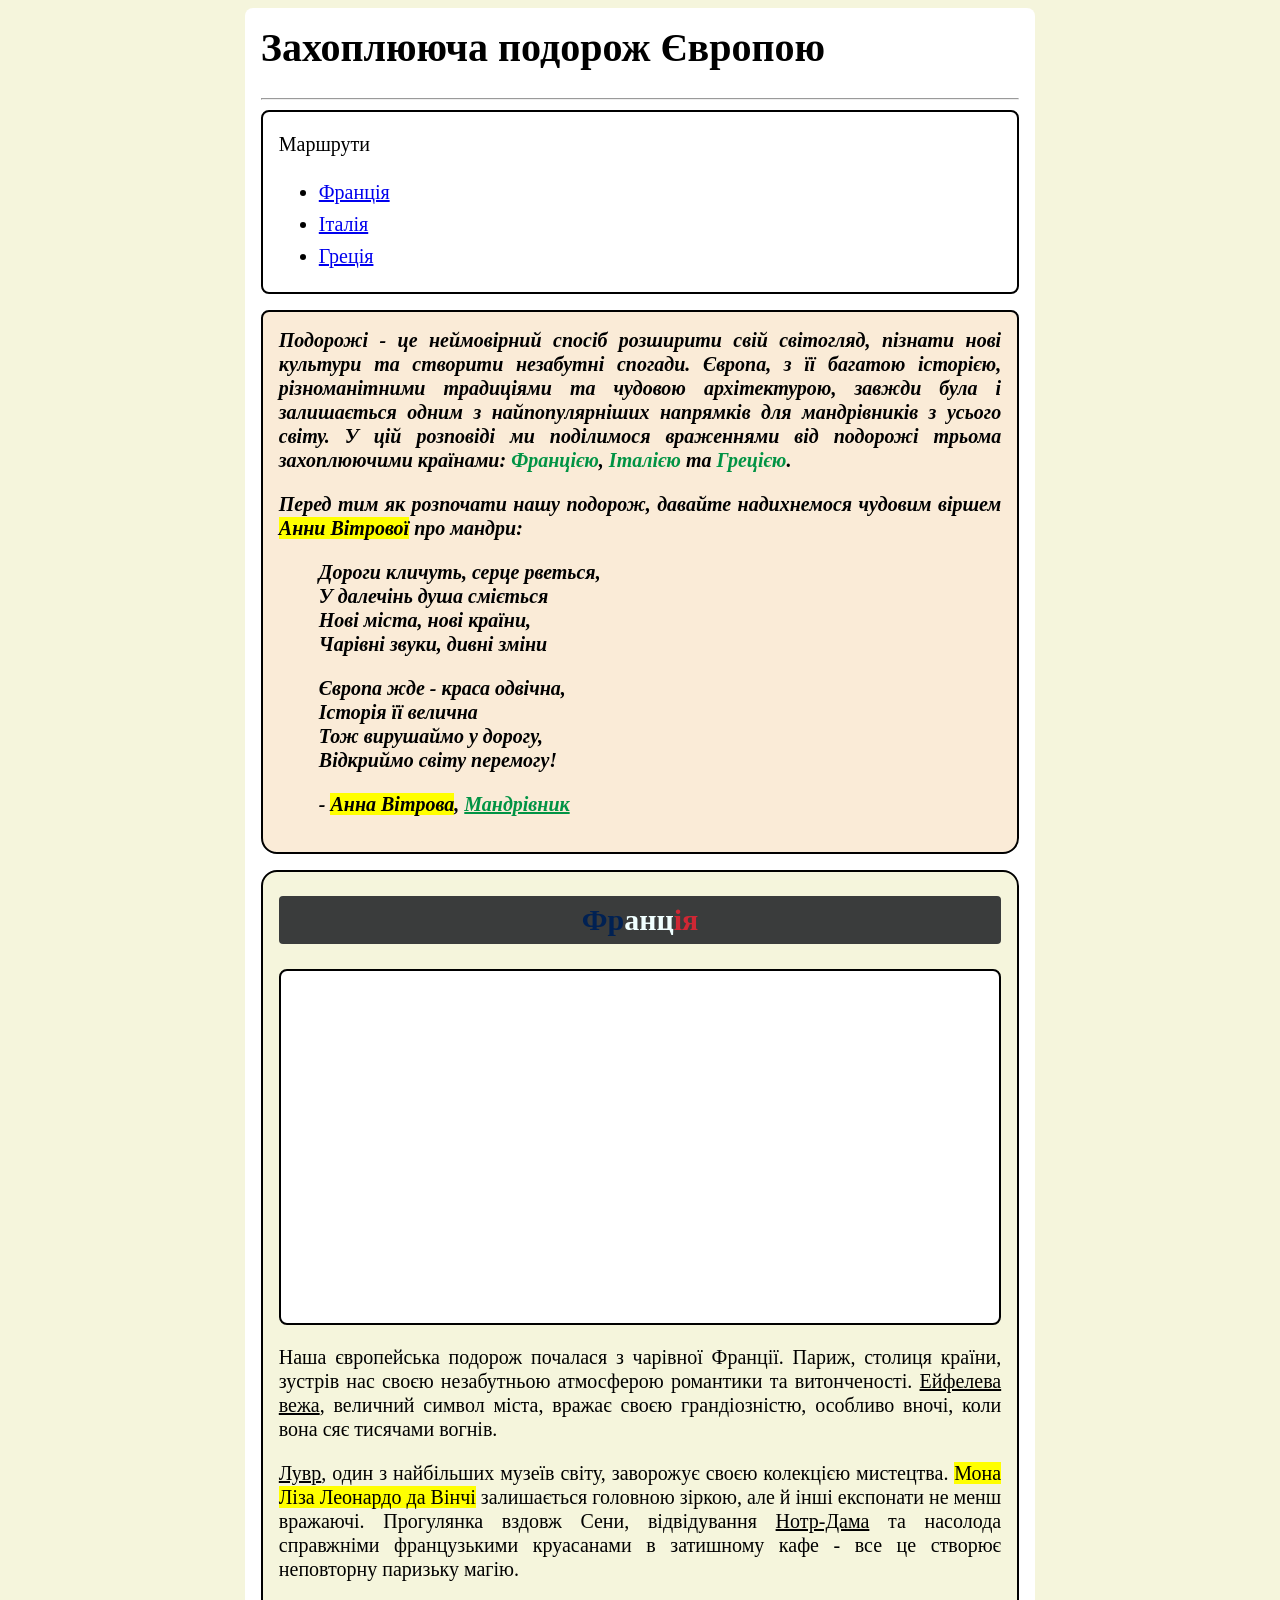
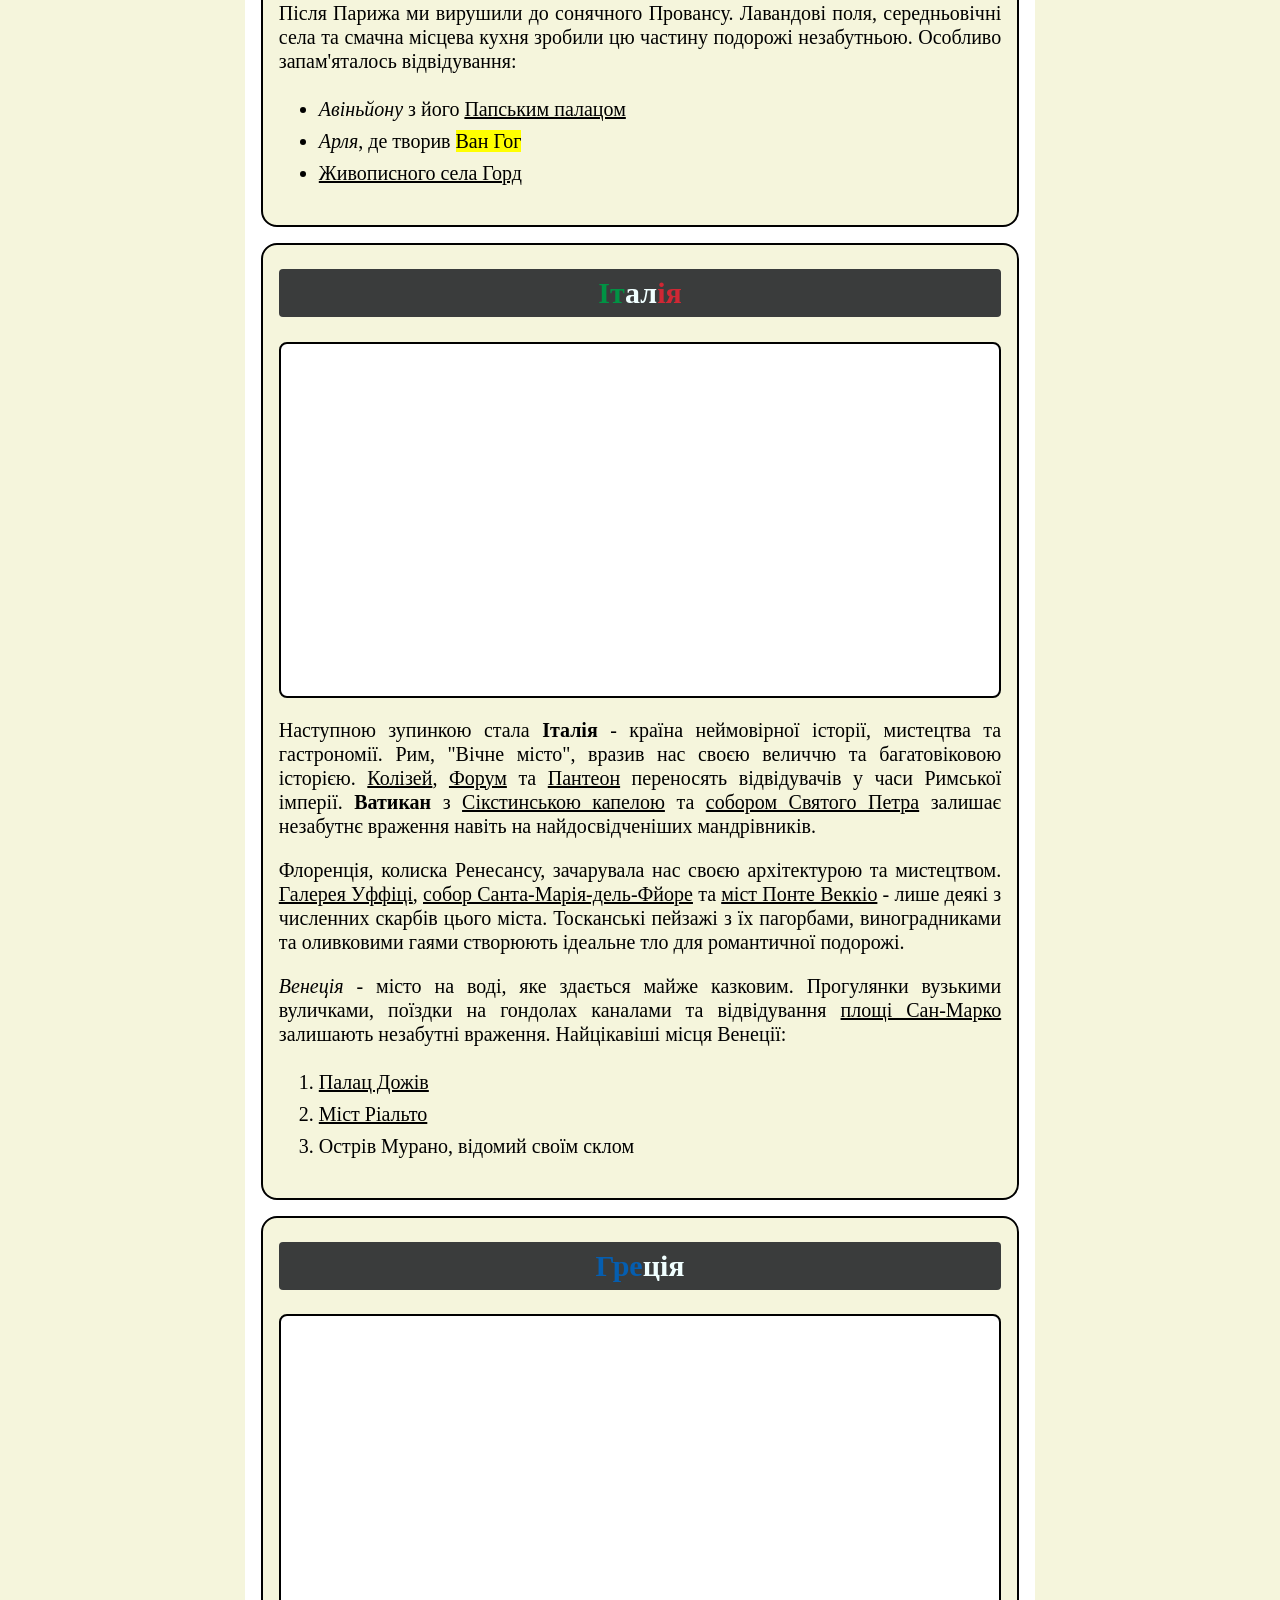
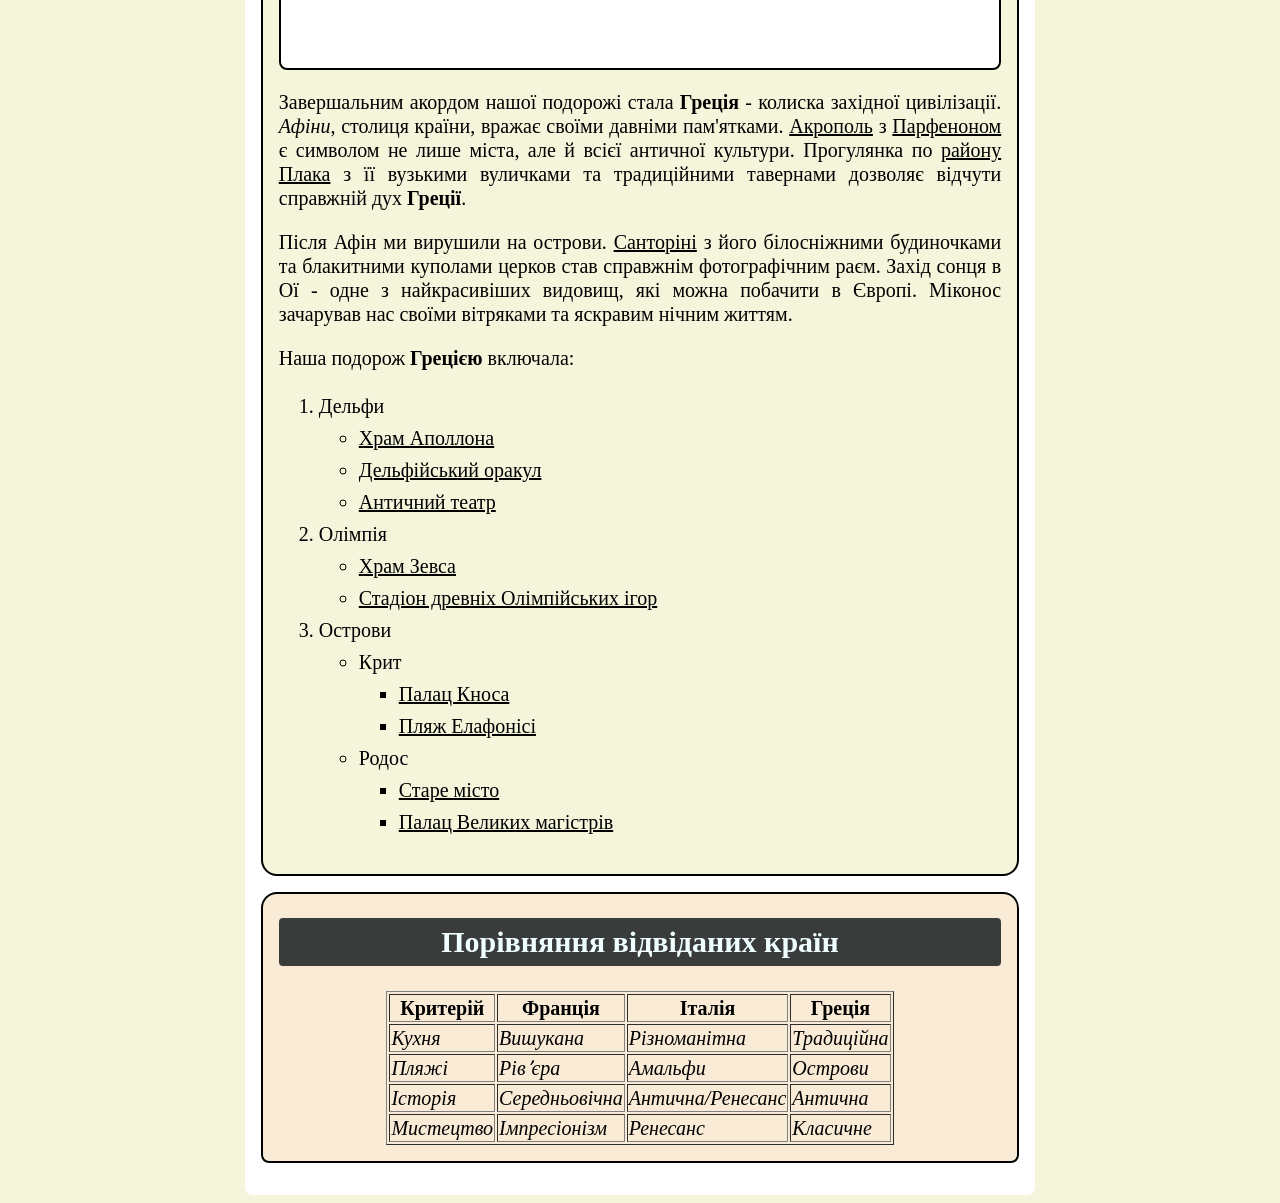
<file: pages/self-test_5.html>
<!doctype html>
<html lang="uk">
  <head>
    <meta charset="UTF-8" />
    <meta name="viewport" content="width=device-width, initial-scale=1.0" />

    <title>Мандри Європою</title>

    <style>
      body {
        background-color: beige;
        font-size: 20px;
        line-height: 24px;
      }

      div {
        background-color: white;
        border: 2px solid;
        border-radius: 8px;
        padding: 16px;
        margin-bottom: 16px;
      }

      h1 {
        line-height: initial;
        margin-top: 0px;
      }

      h2 {
        background-color: #3a3c3c;
        color: azure;
        text-align: center;
        padding: 12px;
        margin-top: 8px;
        border-radius: 4px;
      }

      p {
        text-align: justify;
      }

      li {
        line-height: 32px;
      }

      .content {
        width: 60%;
        margin: auto;
        border: none;
      }

      .menu {
        /* border: none; */
        padding-top: 0px;
        padding-bottom: 0px;
      }

      /* Спосіб 1: Традиційний */
      .introduction {
        background-color: antiquewhite;
        border-radius: 8px 8px 16px 16px;
        font-weight: bold;
        font-style: italic;
      }

      .introduction p {
        margin-top: 0px;
      }

      .introduction b {
        color: #009344;
      }

      /* Спосіб 2: Nested (вкладений) */
      /* Натхненний препроцесорами */
      /* Працює з 2023 */
      .introduction {
        background-color: antiquewhite;
        border-radius: 8px 8px 16px 16px;
        font-weight: bold;
        font-style: italic;

        p {
          margin-top: 0px;
        }

        b {
          color: #009344;
        }
      }

      .cover {
        height: 320px;
        background-attachment: fixed;
        background-position: center;
        background-repeat: repeat;
        background-size: cover;
      }

      .country {
        background-color: beige;
        border-radius: 16px;
      }

      .france {
        .blue {
          color: #002153;
        }

        .red {
          color: #cf2734;
        }

        .cover {
          background-image: url(https://upload.wikimedia.org/wikipedia/commons/b/be/Tour_Eiffel%2C_%C3%89cole_militaire%2C_Champ-de-Mars%2C_Palais_de_Chaillot%2C_La_D%C3%A9fense_-_03.jpg);
        }
      }

      .italy {
        .cover {
          background-image: url(https://upload.wikimedia.org/wikipedia/commons/3/3d/Ven_basil_matin_082005.JPG);
        }

        .green {
          color: #009344;
        }

        .red {
          color: #cf2734;
        }
      }

      .greece {
        .cover {
          background-image: url(https://upload.wikimedia.org/wikipedia/commons/7/72/O_Partenon_de_Atenas.jpg);
        }

        .blue {
          color: #055eb0;
        }
      }

      .summary {
        background-color: antiquewhite;
        border-radius: 16px 16px 8px 8px;

        table {
          margin: auto;

          td {
            font-style: italic;
          }
        }
      }
    </style>
  </head>
  <body>
    <div class="content">
      <h1>Захоплююча подорож Європою</h1>
      <hr />

      <div class="menu">
        <p>Маршрути</p>

        <ul>
          <li><a href="#fr">Франція</a></li>
          <li><a href="#it">Італія</a></li>
          <li><a href="#gr">Греція</a></li>
        </ul>
      </div>

      <div class="introduction">
        <p>
          Подорожі - це неймовірний спосіб розширити свій світогляд, пізнати
          нові культури та створити незабутні спогади. Європа, з її багатою
          історією, різноманітними традиціями та чудовою архітектурою, завжди
          була і залишається одним з найпопулярніших напрямків для мандрівників
          з усього світу. У цій розповіді ми поділимося враженнями від подорожі
          трьома захоплюючими країнами: <b class="intro-country">Францією</b>,
          <b class="intro-country">Італією</b> та
          <b class="intro-country">Грецією</b>.
        </p>

        <p>
          Перед тим як розпочати нашу подорож, давайте надихнемося чудовим
          віршем
          <mark>Анни Вітрової</mark>
          про мандри:
        </p>

        <blockquote>
          <p>
            Дороги кличуть, серце рветься,<br />
            У далечінь душа сміється<br />
            Нові міста, нові країни,<br />
            Чарівні звуки, дивні зміни<br />
          </p>

          <p>
            Європа жде - краса одвічна,<br />
            Історія її велична<br />
            Тож вирушаймо у дорогу,<br />
            Відкриймо світу перемогу! <br />
          </p>

          - <mark>Анна Вітрова</mark>,
          <b
            ><i><u>Мандрівник</u></i></b
          >
        </blockquote>
      </div>

      <div id="fr" class="country france">
        <h2>
          <span class="blue">Фр</span><span>анц</span
          ><span class="red">ія</span>
        </h2>

        <div class="cover img-fr"></div>

        <p>
          Наша європейська подорож почалася з чарівної Франції. Париж, столиця
          країни, зустрів нас своєю незабутньою атмосферою романтики та
          витонченості. <u>Ейфелева вежа</u>, величний символ міста, вражає
          своєю грандіозністю, особливо вночі, коли вона сяє тисячами вогнів.
        </p>

        <p>
          <u>Лувр</u>, один з найбільших музеїв світу, заворожує своєю колекцією
          мистецтва. <mark>Мона Ліза Леонардо да Вінчі</mark> залишається
          головною зіркою, але й інші експонати не менш вражаючі. Прогулянка
          вздовж Сени, відвідування <u>Нотр-Дама</u> та насолода справжніми
          французькими круасанами в затишному кафе - все це створює неповторну
          паризьку магію.
        </p>

        <p>
          Після Парижа ми вирушили до сонячного Провансу. Лавандові поля,
          середньовічні села та смачна місцева кухня зробили цю частину подорожі
          незабутньою. Особливо запам'яталось відвідування:
        </p>

        <ul>
          <li><i>Авіньйону</i> з його <u>Папським палацом</u></li>
          <li><i>Арля</i>, де творив <mark>Ван Гог</mark></li>
          <li><u>Живописного села Горд</u></li>
        </ul>
      </div>

      <div id="it" class="country italy">
        <h2>
          <span class="green">Іт</span><span>ал</span
          ><span class="red">ія</span>
        </h2>

        <div class="cover"></div>

        <p>
          Наступною зупинкою стала <b>Італія</b> - країна неймовірної історії,
          мистецтва та гастрономії. Рим, "Вічне місто", вразив нас своєю величчю
          та багатовіковою історією. <u>Колізей</u>, <u>Форум</u> та
          <u>Пантеон</u> переносять відвідувачів у часи Римської імперії.
          <b>Ватикан</b> з <u>Сікстинською капелою</u> та
          <u>собором Святого Петра</u> залишає незабутнє враження навіть на
          найдосвідченіших мандрівників.
        </p>

        <p>
          Флоренція, колиска Ренесансу, зачарувала нас своєю архітектурою та
          мистецтвом. <u>Галерея Уффіці</u>,
          <u>собор Санта-Марія-дель-Фйоре</u> та <u>міст Понте Веккіо</u> - лише
          деякі з численних скарбів цього міста. Тосканські пейзажі з їх
          пагорбами, виноградниками та оливковими гаями створюють ідеальне тло
          для романтичної подорожі.
        </p>
        <p>
          <i>Венеція</i> - місто на воді, яке здається майже казковим.
          Прогулянки вузькими вуличками, поїздки на гондолах каналами та
          відвідування <u>площі Сан-Марко</u> залишають незабутні враження.
          Найцікавіші місця Венеції:
        </p>

        <ol>
          <li><u>Палац Дожів</u></li>
          <li><u>Міст Ріальто</u></li>
          <li>Острів Мурано, відомий своїм склом</li>
        </ol>
      </div>

      <div id="gr" class="country greece">
        <h2><span class="blue">Гре</span><span>ція</span></h2>

        <div class="cover"></div>

        <p>
          Завершальним акордом нашої подорожі стала <b>Греція</b> - колиска
          західної цивілізації. <i>Афіни</i>, столиця країни, вражає своїми
          давніми пам'ятками. <u>Акрополь</u> з <u>Парфеноном</u> є символом не
          лише міста, але й всієї античної культури. Прогулянка по
          <u>району Плака</u> з її вузькими вуличками та традиційними тавернами
          дозволяє відчути справжній дух <b>Греції</b>.
        </p>

        <p>
          Після Афін ми вирушили на острови. <u>Санторіні</u> з його
          білосніжними будиночками та блакитними куполами церков став справжнім
          фотографічним раєм. Захід сонця в Ої - одне з найкрасивіших видовищ,
          які можна побачити в Європі. Міконос зачарував нас своїми вітряками та
          яскравим нічним життям.
        </p>

        <p>Наша подорож <b>Грецією</b> включала:</p>

        <ol>
          <li>
            Дельфи
            <ul>
              <li><u>Храм Аполлона</u></li>
              <li><u>Дельфійський оракул</u></li>
              <li><u>Античний театр</u></li>
            </ul>
          </li>

          <li>
            Олімпія
            <ul>
              <li><u>Храм Зевса</u></li>
              <li><u>Стадіон древніх Олімпійських ігор</u></li>
            </ul>
          </li>

          <li>
            Острови
            <ul>
              <li>
                Крит
                <ul>
                  <li><u>Палац Кноса</u></li>
                  <li><u>Пляж Елафонісі</u></li>
                </ul>
              </li>

              <li>
                Родос
                <ul>
                  <li><u>Старе місто</u></li>
                  <li><u>Палац Великих магістрів</u></li>
                </ul>
              </li>
            </ul>
          </li>
        </ol>
      </div>

      <div class="summary">
        <h2>Порівняння відвіданих країн</h2>

        <table border="1">
          <tr>
            <th>Критерій</th>
            <th>Франція</th>
            <th>Італія</th>
            <th>Греція</th>
          </tr>

          <tr>
            <td>Кухня</td>
            <td>Вишукана</td>
            <td>Різноманітна</td>
            <td>Традиційна</td>
          </tr>

          <tr>
            <td>Пляжі</td>
            <td>Рівʼєра</td>
            <td>Амальфи</td>
            <td>Острови</td>
          </tr>

          <tr>
            <td>Історія</td>
            <td>Середньовічна</td>
            <td>Антична/Ренесанс</td>
            <td>Антична</td>
          </tr>

          <tr>
            <td>Мистецтво</td>
            <td>Імпресіонізм</td>
            <td>Ренесанс</td>
            <td>Класичне</td>
          </tr>
        </table>
      </div>
    </div>
  </body>
</html>
</file>
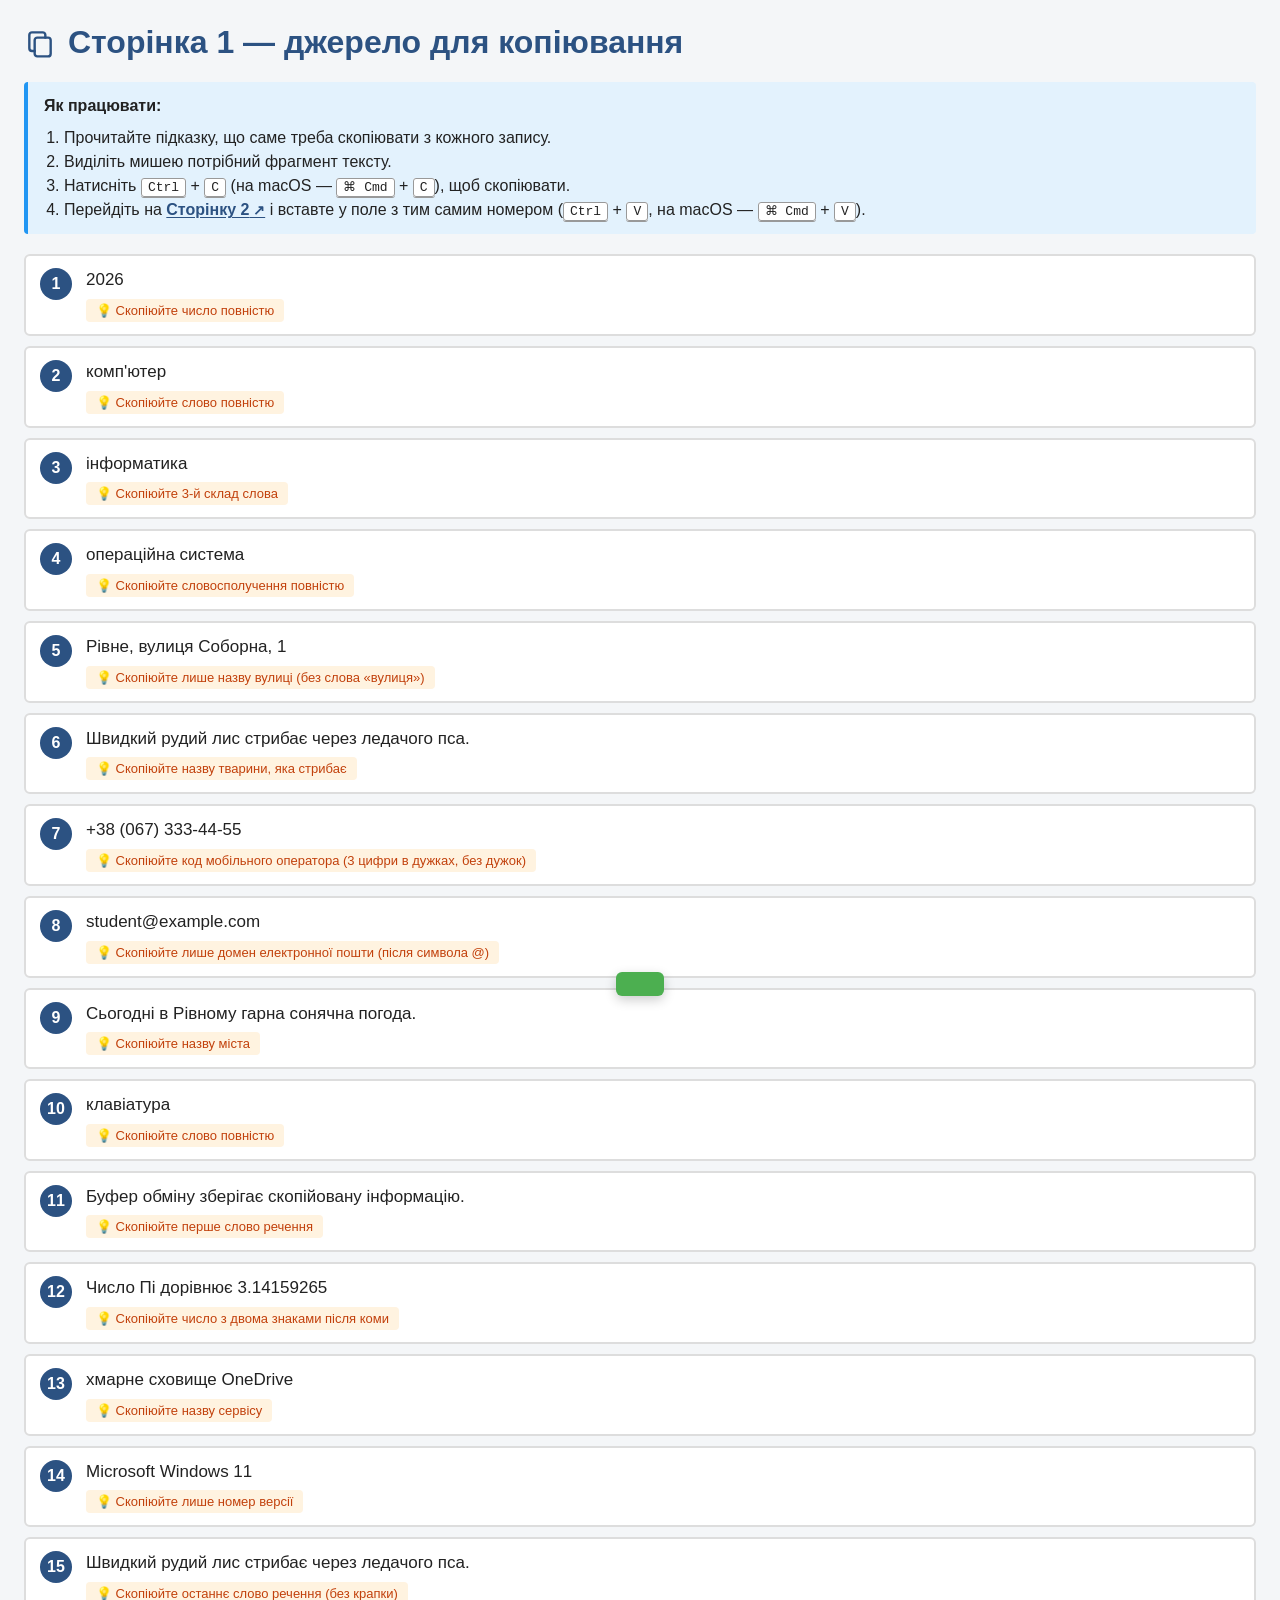
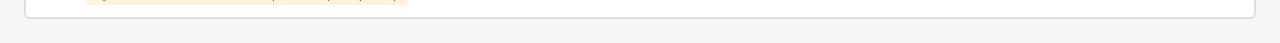
<file: pages/task-copy.html>
<!doctype html>
<html lang="uk">
  <head>
    <meta charset="UTF-8" />
    <title>Сторінка 1 — джерело для копіювання</title>
    <style>
      * {
        box-sizing: border-box;
      }
      body {
        font-family: "Segoe UI", Tahoma, sans-serif;
        background: #f4f6f8;
        color: #222;
        margin: 0;
        padding: 24px;
      }
      h1 {
        color: #2c5282;
        margin-top: 0;
        display: flex;
        align-items: center;
        gap: 12px;
      }
      h1 .icon {
        width: 32px;
        height: 32px;
        flex-shrink: 0;
        stroke: currentColor;
        fill: none;
        stroke-width: 1.8;
        stroke-linecap: round;
        stroke-linejoin: round;
      }
      .intro {
        background: #e3f2fd;
        border-left: 4px solid #2196f3;
        padding: 12px 16px;
        border-radius: 4px;
        margin-bottom: 20px;
        line-height: 1.5;
      }
      .intro kbd {
        background: #fff;
        border: 1px solid #999;
        border-radius: 3px;
        padding: 1px 6px;
        font-family: monospace;
        box-shadow: 0 1px 0 #999;
      }
      .intro a {
        color: #2c5282;
        font-weight: bold;
        text-decoration: underline;
        text-underline-offset: 2px;
      }
      .intro a:hover {
        color: #1e3a5f;
        background: #fff;
        border-radius: 3px;
      }
      .intro a[target="_blank"]::after {
        content: " ↗";
        font-size: 0.85em;
      }
      .list {
        display: grid;
        gap: 10px;
      }
      .item {
        background: #fff;
        border: 2px solid #ddd;
        border-radius: 6px;
        padding: 12px 16px 12px 14px;
        position: relative;
        display: flex;
        align-items: flex-start;
        transition:
          border-color 0.2s,
          background 0.2s;
      }
      .item.copied {
        border-color: #4caf50;
        background: #f1f8e9;
      }
      .num {
        display: inline-block;
        min-width: 32px;
        height: 32px;
        line-height: 32px;
        text-align: center;
        background: #2c5282;
        color: #fff;
        border-radius: 50%;
        font-weight: bold;
        margin-right: 14px;
        flex-shrink: 0;
      }
      .body {
        flex-grow: 1;
        padding-right: 30px;
      }
      .source {
        font-size: 17px;
        user-select: text;
        line-height: 1.45;
        margin-bottom: 6px;
      }
      .hint {
        font-size: 13px;
        color: #c2410c;
        background: #fff3e0;
        padding: 4px 10px;
        border-radius: 4px;
        display: inline-block;
      }
      .copy-icon {
        position: absolute;
        right: 14px;
        top: 50%;
        transform: translateY(-50%);
        color: #4caf50;
        font-size: 22px;
        font-weight: bold;
        opacity: 0;
        transition: opacity 0.3s;
      }
      .item.copied .copy-icon {
        opacity: 1;
      }
      .toast {
        position: fixed;
        bottom: 24px;
        left: 50%;
        transform: translateX(-50%) translateY(120px);
        background: #4caf50;
        color: #fff;
        padding: 12px 24px;
        border-radius: 6px;
        box-shadow: 0 4px 12px rgba(0, 0, 0, 0.2);
        transition: transform 0.3s;
        z-index: 100;
        font-size: 15px;
      }
      .toast.show {
        transform: translateX(-50%) translateY(0);
      }
      .toast.error {
        background: #f44336;
      }
    </style>
  </head>
  <body>
    <h1>
      <svg class="icon" viewBox="0 0 24 24" aria-hidden="true">
        <rect x="8" y="8" width="12" height="14" rx="2" />
        <path d="M16 8V6a2 2 0 0 0-2-2H6a2 2 0 0 0-2 2v10a2 2 0 0 0 2 2h2" />
      </svg>
      Сторінка 1 — джерело для копіювання
    </h1>

    <div class="intro">
      <strong>Як працювати:</strong>
      <ol style="margin: 8px 0 0; padding-left: 20px">
        <li>Прочитайте підказку, що саме треба скопіювати з кожного запису.</li>
        <li>Виділіть мишею потрібний фрагмент тексту.</li>
        <li>
          Натисніть <kbd>Ctrl</kbd> + <kbd>C</kbd> (на macOS —
          <kbd>⌘ Cmd</kbd> + <kbd>C</kbd>), щоб скопіювати.
        </li>
        <li>
          Перейдіть на
          <a href="task-paste.html" target="_blank" rel="noopener"
            >Сторінку 2</a
          >
          і вставте у поле з тим самим номером (<kbd>Ctrl</kbd> + <kbd>V</kbd>,
          на macOS — <kbd>⌘ Cmd</kbd> + <kbd>V</kbd>).
        </li>
      </ol>
    </div>

    <div class="list" id="list"></div>

    <div class="toast" id="toast"></div>

    <script>
      // блокування контекстного меню
      document.addEventListener("contextmenu", (e) => e.preventDefault());

      // source — повний текст у запису, hint — що саме скопіювати
      const items = [
        { source: "2026", hint: "Скопіюйте число повністю" },
        { source: "комп'ютер", hint: "Скопіюйте слово повністю" },
        { source: "інформатика", hint: "Скопіюйте 3-й склад слова" },
        {
          source: "операційна система",
          hint: "Скопіюйте словосполучення повністю",
        },
        {
          source: "Рівне, вулиця Соборна, 1",
          hint: "Скопіюйте лише назву вулиці (без слова «вулиця»)",
        },
        {
          source: "Швидкий рудий лис стрибає через ледачого пса.",
          hint: "Скопіюйте назву тварини, яка стрибає",
        },
        {
          source: "+38 (067) 333-44-55",
          hint: "Скопіюйте код мобільного оператора (3 цифри в дужках, без дужок)",
        },
        {
          source: "student@example.com",
          hint: "Скопіюйте лише домен електронної пошти (після символа @)",
        },
        {
          source: "Сьогодні в Рівному гарна сонячна погода.",
          hint: "Скопіюйте назву міста",
        },
        { source: "клавіатура", hint: "Скопіюйте слово повністю" },
        {
          source: "Буфер обміну зберігає скопійовану інформацію.",
          hint: "Скопіюйте перше слово речення",
        },
        {
          source: "Число Пі дорівнює 3.14159265",
          hint: "Скопіюйте число з двома знаками після коми",
        },
        { source: "хмарне сховище OneDrive", hint: "Скопіюйте назву сервісу" },
        { source: "Microsoft Windows 11", hint: "Скопіюйте лише номер версії" },
        {
          source: "Швидкий рудий лис стрибає через ледачого пса.",
          hint: "Скопіюйте останнє слово речення (без крапки)",
        },
      ];

      const listEl = document.getElementById("list");
      items.forEach((it, i) => {
        const div = document.createElement("div");
        div.className = "item";
        div.dataset.index = i;
        div.innerHTML = `
      <span class="num">${i + 1}</span>
      <div class="body">
        <div class="source">${it.source.replace(/&/g, "&amp;").replace(/</g, "&lt;")}</div>
        <div class="hint">💡 ${it.hint}</div>
      </div>
      <span class="copy-icon">✓</span>
    `;
        listEl.appendChild(div);
      });

      const toast = document.getElementById("toast");
      let toastTimer = null;
      function showToast(message, isError = false) {
        toast.textContent = message;
        toast.classList.toggle("error", isError);
        toast.classList.add("show");
        clearTimeout(toastTimer);
        toastTimer = setTimeout(() => toast.classList.remove("show"), 1800);
      }

      // подія copy — реагуємо коли користувач справді скопіював виділений фрагмент
      document.addEventListener("copy", () => {
        const sel = window.getSelection();
        const text = sel ? sel.toString() : "";
        if (!text.trim()) {
          showToast("Спочатку виділіть текст мишею", true);
          return;
        }
        // знаходимо запис, у якому є виділення
        let node = sel.anchorNode;
        while (node && node.nodeType !== 1) node = node.parentNode;
        const item = node ? node.closest(".item") : null;
        if (item) {
          // знімаємо позначку з інших, ставимо на цей
          document.querySelectorAll(".item.copied").forEach((el) => {
            if (el !== item) el.classList.remove("copied");
          });
          item.classList.add("copied");
          const num = parseInt(item.dataset.index, 10) + 1;
          showToast(`✓ Скопійовано фрагмент із запису №${num}`);
        } else {
          showToast("✓ Текст скопійовано");
        }
      });
    </script>
  </body>
</html>
</file>
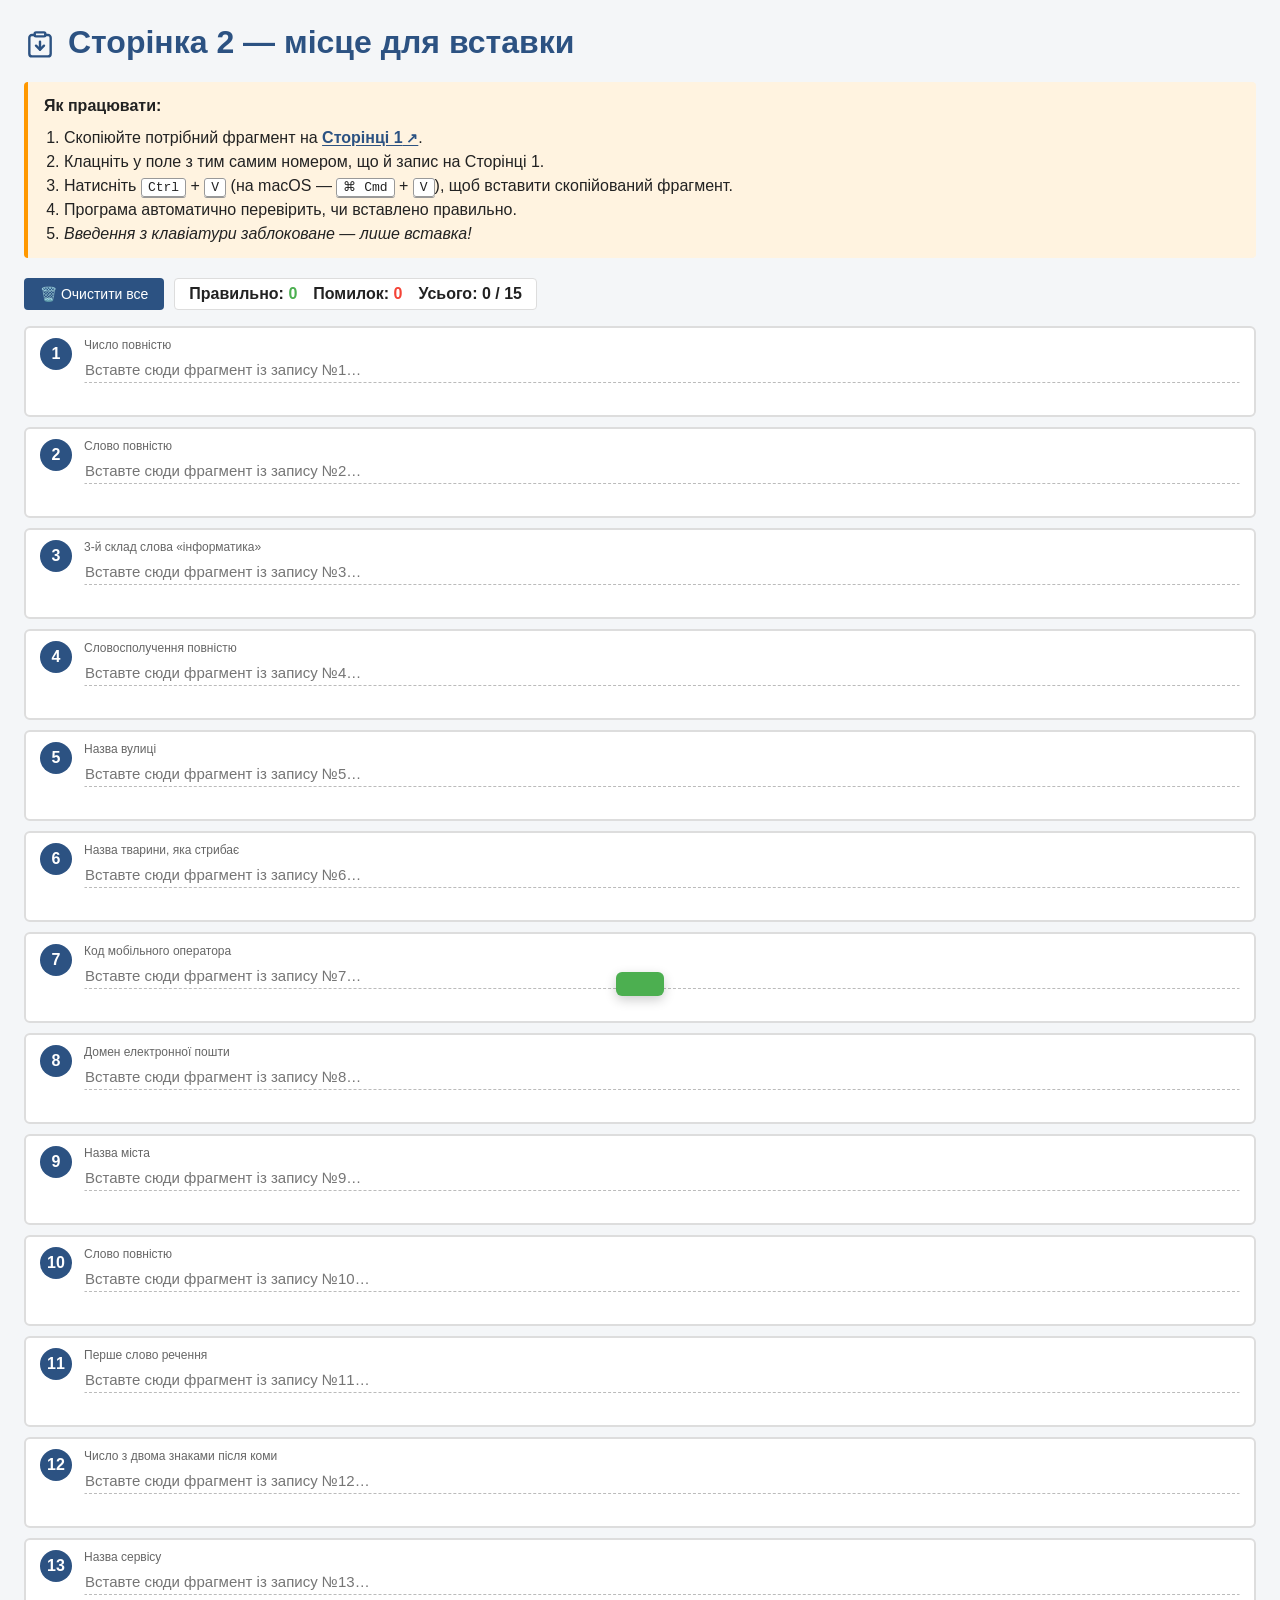
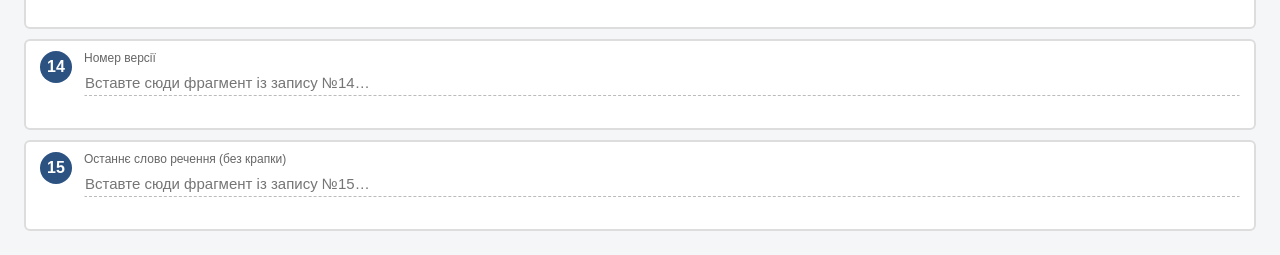
<file: pages/task-paste.html>
<!doctype html>
<html lang="uk">
  <head>
    <meta charset="UTF-8" />
    <title>Сторінка 2 — місце для вставки</title>
    <style>
      * {
        box-sizing: border-box;
      }
      body {
        font-family: "Segoe UI", Tahoma, sans-serif;
        background: #f4f6f8;
        color: #222;
        margin: 0;
        padding: 24px;
      }
      h1 {
        color: #2c5282;
        margin-top: 0;
        display: flex;
        align-items: center;
        gap: 12px;
      }
      h1 .icon {
        width: 32px;
        height: 32px;
        flex-shrink: 0;
        stroke: currentColor;
        fill: none;
        stroke-width: 1.8;
        stroke-linecap: round;
        stroke-linejoin: round;
      }
      .intro {
        background: #fff3e0;
        border-left: 4px solid #ff9800;
        padding: 12px 16px;
        border-radius: 4px;
        margin-bottom: 20px;
        line-height: 1.5;
      }
      .intro kbd {
        background: #fff;
        border: 1px solid #999;
        border-radius: 3px;
        padding: 1px 6px;
        font-family: monospace;
        box-shadow: 0 1px 0 #999;
      }
      .intro a {
        color: #2c5282;
        font-weight: bold;
        text-decoration: underline;
        text-underline-offset: 2px;
      }
      .intro a:hover {
        color: #1e3a5f;
        background: #fff;
        border-radius: 3px;
      }
      .intro a[target="_blank"]::after {
        content: " ↗";
        font-size: 0.85em;
      }
      .controls {
        margin-bottom: 16px;
        display: flex;
        gap: 10px;
        align-items: center;
        flex-wrap: wrap;
      }
      button {
        padding: 8px 16px;
        background: #2c5282;
        color: #fff;
        border: none;
        border-radius: 4px;
        cursor: pointer;
        font-size: 14px;
      }
      button:hover {
        background: #1e3a5f;
      }
      .stats {
        background: #fff;
        border: 1px solid #ddd;
        padding: 6px 14px;
        border-radius: 4px;
        font-weight: bold;
        display: flex;
        gap: 16px;
      }
      .stats .ok {
        color: #4caf50;
      }
      .stats .err {
        color: #f44336;
      }
      .fields {
        display: grid;
        gap: 10px;
      }
      .field {
        display: flex;
        align-items: flex-start;
        background: #fff;
        border: 2px solid #ddd;
        border-radius: 6px;
        padding: 10px 14px;
        transition: all 0.15s;
      }
      .field:focus-within {
        border-color: #2196f3;
        box-shadow: 0 0 0 3px rgba(33, 150, 243, 0.15);
      }
      .field.ok {
        border-color: #4caf50;
        background: #f1f8e9;
      }
      .field.err {
        border-color: #f44336;
        background: #ffebee;
      }
      .num {
        display: inline-block;
        min-width: 32px;
        height: 32px;
        line-height: 32px;
        text-align: center;
        background: #2c5282;
        color: #fff;
        border-radius: 50%;
        font-weight: bold;
        margin-right: 12px;
        flex-shrink: 0;
      }
      .field.ok .num {
        background: #4caf50;
      }
      .field.err .num {
        background: #f44336;
      }
      .field-body {
        flex-grow: 1;
        display: flex;
        flex-direction: column;
        gap: 4px;
        min-width: 0;
      }
      .hint {
        font-size: 12px;
        color: #666;
      }
      input {
        width: 100%;
        border: 1px solid transparent;
        outline: none;
        font-size: 15px;
        background: transparent;
        font-family: inherit;
        color: #222;
        padding: 4px 0;
        border-bottom: 1px dashed #bbb;
      }
      input:focus {
        border-bottom-color: #2196f3;
      }
      .status {
        font-size: 12px;
        margin-top: 2px;
        min-height: 16px;
      }
      .status.ok {
        color: #4caf50;
      }
      .status.err {
        color: #f44336;
      }
      .toast {
        position: fixed;
        bottom: 24px;
        left: 50%;
        transform: translateX(-50%) translateY(120px);
        background: #4caf50;
        color: #fff;
        padding: 12px 24px;
        border-radius: 6px;
        box-shadow: 0 4px 12px rgba(0, 0, 0, 0.2);
        transition: transform 0.3s;
        z-index: 100;
        font-size: 15px;
      }
      .toast.show {
        transform: translateX(-50%) translateY(0);
      }
      .toast.error {
        background: #f44336;
      }
    </style>
  </head>
  <body>
    <h1>
      <svg class="icon" viewBox="0 0 24 24" aria-hidden="true">
        <path
          d="M9 4h6a1 1 0 0 1 1 1v1a1 1 0 0 1-1 1H9a1 1 0 0 1-1-1V5a1 1 0 0 1 1-1z"
        />
        <path
          d="M8 6H6a2 2 0 0 0-2 2v12a2 2 0 0 0 2 2h12a2 2 0 0 0 2-2V8a2 2 0 0 0-2-2h-2"
        />
        <path d="M12 11v6" />
        <path d="M9 14l3 3 3-3" />
      </svg>
      Сторінка 2 — місце для вставки
    </h1>

    <div class="intro">
      <strong>Як працювати:</strong>
      <ol style="margin: 8px 0 0; padding-left: 20px">
        <li>
          Скопіюйте потрібний фрагмент на
          <a href="task-copy.html" target="_blank" rel="noopener">Сторінці 1</a
          >.
        </li>
        <li>Клацніть у поле з тим самим номером, що й запис на Сторінці 1.</li>
        <li>
          Натисніть <kbd>Ctrl</kbd> + <kbd>V</kbd> (на macOS —
          <kbd>⌘ Cmd</kbd> + <kbd>V</kbd>), щоб вставити скопійований фрагмент.
        </li>
        <li>Програма автоматично перевірить, чи вставлено правильно.</li>
        <li><em>Введення з клавіатури заблоковане — лише вставка!</em></li>
      </ol>
    </div>

    <div class="controls">
      <button onclick="clearAll()">🗑️ Очистити все</button>
      <div class="stats">
        <span>Правильно: <span class="ok" id="okCount">0</span></span>
        <span>Помилок: <span class="err" id="errCount">0</span></span>
        <span>Усього: <span id="totalCount">0</span> / 15</span>
      </div>
    </div>

    <div class="fields" id="fields"></div>

    <div class="toast" id="toast"></div>

    <script>
      // блокування контекстного меню
      document.addEventListener("contextmenu", (e) => e.preventDefault());

      // Правильні відповіді (синхронізовані зі Сторінкою 1).
      // Поле "accept" — варіанти, які приймаємо як правильні.
      const answers = [
        { hint: "Число повністю", accept: ["2026"] },
        { hint: "Слово повністю", accept: ["комп'ютер"] },
        { hint: "3-й склад слова «інформатика»", accept: ["ма"] },
        { hint: "Словосполучення повністю", accept: ["операційна система"] },
        { hint: "Назва вулиці", accept: ["Соборна"] },
        { hint: "Назва тварини, яка стрибає", accept: ["лис"] },
        { hint: "Код мобільного оператора", accept: ["067"] },
        { hint: "Домен електронної пошти", accept: ["example.com"] },
        { hint: "Назва міста", accept: ["Рівному", "Рівне"] },
        { hint: "Слово повністю", accept: ["клавіатура"] },
        { hint: "Перше слово речення", accept: ["Буфер"] },
        { hint: "Число з двома знаками після коми", accept: ["3.14"] },
        { hint: "Назва сервісу", accept: ["OneDrive"] },
        { hint: "Номер версії", accept: ["11"] },
        { hint: "Останнє слово речення (без крапки)", accept: ["пса"] },
      ];

      const fieldsContainer = document.getElementById("fields");
      const toast = document.getElementById("toast");
      let toastTimer = null;

      function showToast(message, isError = false) {
        toast.textContent = message;
        toast.classList.toggle("error", isError);
        toast.classList.add("show");
        clearTimeout(toastTimer);
        toastTimer = setTimeout(() => toast.classList.remove("show"), 1800);
      }

      function updateStats() {
        const okCount = document.querySelectorAll(".field.ok").length;
        const errCount = document.querySelectorAll(".field.err").length;
        document.getElementById("okCount").textContent = okCount;
        document.getElementById("errCount").textContent = errCount;
        document.getElementById("totalCount").textContent = okCount + errCount;
      }

      function check(input) {
        const field = input.closest(".field");
        const statusEl = field.querySelector(".status");
        const idx = parseInt(input.dataset.idx, 10);
        const val = input.value.trim();

        field.classList.remove("ok", "err");
        statusEl.classList.remove("ok", "err");

        if (!val) {
          statusEl.textContent = "";
          updateStats();
          return;
        }

        const expected = answers[idx].accept;
        // порівняння без врахування регістру для слів, але точне для чисел і доменів — спрощено: case-insensitive
        const isOk = expected.some(
          (a) => a.toLowerCase() === val.toLowerCase(),
        );

        if (isOk) {
          field.classList.add("ok");
          statusEl.classList.add("ok");
          statusEl.textContent = "✓ Правильно!";
        } else {
          field.classList.add("err");
          statusEl.classList.add("err");
          statusEl.textContent = `✗ Очікувалося: «${expected[0]}»`;
        }
        updateStats();
      }

      // створюємо поля
      answers.forEach((a, i) => {
        const wrapper = document.createElement("div");
        wrapper.className = "field";
        wrapper.innerHTML = `
      <span class="num">${i + 1}</span>
      <div class="field-body">
        <div class="hint">${a.hint}</div>
        <input type="text" data-idx="${i}" placeholder="Вставте сюди фрагмент із запису №${i + 1}…" />
        <div class="status"></div>
      </div>
    `;
        fieldsContainer.appendChild(wrapper);
      });

      // блокуємо введення, дозволяємо лише вставку та навігацію
      document.querySelectorAll("input").forEach((input) => {
        input.addEventListener("keydown", (e) => {
          const code = e.code; // фізична клавіша, не залежить від мови
          const isCtrl = e.ctrlKey || e.metaKey;
          // дозволяємо Ctrl+V (вставка), Ctrl+A (виділити все) — за фізичною клавішею
          if (isCtrl && (code === "KeyV" || code === "KeyA")) return;
          // навігаційні клавіші
          if (
            [
              "Tab",
              "ArrowLeft",
              "ArrowRight",
              "ArrowUp",
              "ArrowDown",
              "Home",
              "End",
            ].includes(e.key)
          )
            return;
          e.preventDefault();
        });

        input.addEventListener("paste", () => {
          setTimeout(() => check(input), 10);
        });

        input.addEventListener("input", () => check(input));
      });

      function clearAll() {
        document.querySelectorAll("input").forEach((input) => {
          input.value = "";
          const field = input.closest(".field");
          field.classList.remove("ok", "err");
          const statusEl = field.querySelector(".status");
          statusEl.textContent = "";
          statusEl.classList.remove("ok", "err");
        });
        updateStats();
        showToast("Усі поля очищено");
      }
    </script>
  </body>
</html>
</file>
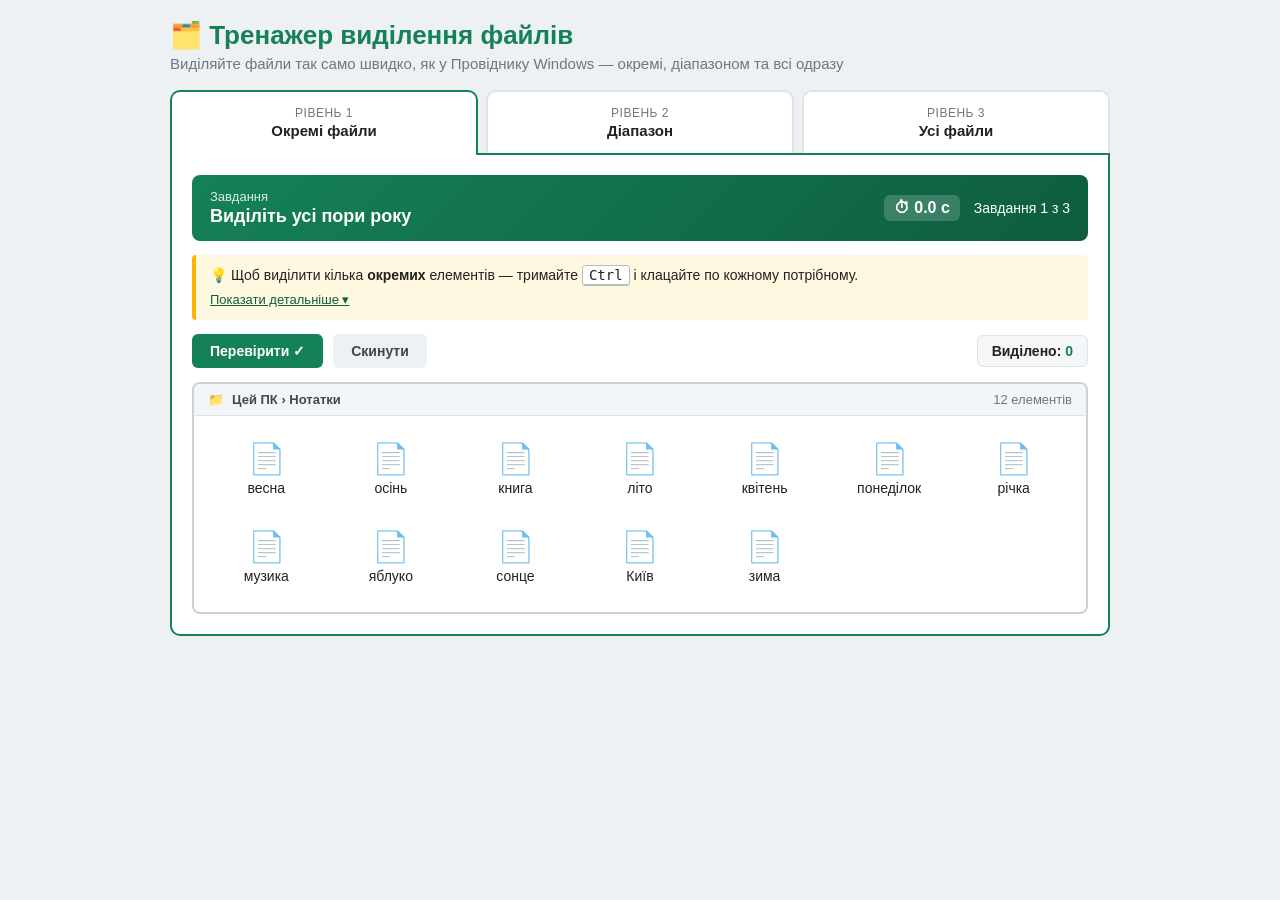
<file: pages/task-select.html>
<!DOCTYPE html>
<html lang="uk">
<head>
<meta charset="UTF-8">
<meta name="viewport" content="width=device-width, initial-scale=1.0">
<title>Тренажер виділення — Ctrl, Shift, Ctrl+A</title>
<style>
  :root {
    --brand: #158158;
    --brand-dark: #0e5d3f;
    --brand-light: #d4ede3;
    --sel: #1565c0;
    --sel-bg: #cfe3f7;
    --sel-line: #90caf9;
    --ok: #2e7d32;
    --err: #d32f2f;
    --ink: #222;
    --muted: #6b7783;
  }
  * { box-sizing: border-box; }
  body { font-family: 'Segoe UI', Tahoma, sans-serif; background: #eef1f4; color: var(--ink); margin: 0; padding: 20px; }
  .wrap { max-width: 940px; margin: 0 auto; }
  h1 { color: var(--brand); margin: 0 0 4px; font-size: 26px; }
  .subtitle { color: var(--muted); margin: 0 0 18px; font-size: 15px; }

  .tabs { display: flex; gap: 8px; }
  .tab { flex: 1; padding: 14px 12px; background: #fff; border: 2px solid #dde3e8; border-bottom: none; border-radius: 10px 10px 0 0; cursor: pointer; text-align: center; transition: all 0.15s; position: relative; }
  .tab:hover { background: #f7faf8; }
  .tab.active { border-color: var(--brand); background: #fff; z-index: 2; }
  .tab.active::after { content:''; position:absolute; left:0; right:0; bottom:-2px; height:2px; background:#fff; }
  .tab .lvl { font-size: 12px; color: var(--muted); text-transform: uppercase; letter-spacing: 0.5px; }
  .tab .name { font-weight: bold; font-size: 15px; margin-top: 2px; }
  .tab .done-badge { display:none; position:absolute; top:8px; right:8px; color:var(--ok); font-size:16px; font-weight:bold; }
  .tab.completed .done-badge { display:inline; }

  .panel { display:none; background:#fff; border:2px solid var(--brand); border-radius:0 0 10px 10px; padding:20px; }
  .panel.active { display:block; }

  .task { background: linear-gradient(135deg, var(--brand), var(--brand-dark)); color:#fff; padding:14px 18px; border-radius:8px; margin-bottom:14px; display:flex; align-items:center; justify-content:space-between; gap:12px; flex-wrap:wrap; }
  .task .label { font-size:13px; opacity:0.85; }
  .task .goal { font-size:18px; font-weight:bold; margin-top:2px; }
  .task .meta { display:flex; gap:14px; align-items:center; white-space:nowrap; }
  .task .timer { font-variant-numeric: tabular-nums; background:rgba(255,255,255,0.18); padding:4px 10px; border-radius:6px; font-weight:600; }
  .task .progress { font-size:14px; }

  .hint { background:#fff8e1; border-left:4px solid #ffb300; padding:10px 14px; border-radius:4px; margin-bottom:14px; font-size:14px; line-height:1.5; }
  .hint kbd { background:#fff; border:1px solid #bbb; border-radius:3px; padding:1px 6px; font-family:monospace; box-shadow:0 1px 0 #bbb; white-space:nowrap; }
  .hint-toggle { background:none; border:none; color:var(--brand-dark); cursor:pointer; font-size:13px; text-decoration:underline; padding:0; margin-top:6px; }
  .hint-detail { display:none; margin-top:8px; padding-top:8px; border-top:1px dashed #e0c97a; }
  .hint-detail.show { display:block; }
  .hint-detail ol { margin:4px 0 0; padding-left:20px; }
  .hint-detail li { margin-bottom:4px; }

  .controls { display:flex; align-items:center; gap:10px; margin-bottom:14px; flex-wrap:wrap; }
  button.btn { padding:9px 18px; border:none; border-radius:6px; cursor:pointer; font-size:14px; font-weight:600; }
  .btn-primary { background:var(--brand); color:#fff; }
  .btn-primary:hover { background:var(--brand-dark); }
  .btn-ghost { background:#eef1f4; color:#444; }
  .btn-ghost:hover { background:#e0e5ea; }
  .counter { margin-left:auto; background:#f4f6f8; border:1px solid #dde3e8; padding:7px 14px; border-radius:6px; font-weight:bold; font-size:14px; }
  .counter b { color:var(--brand); }

  .explorer { border:2px solid #c9d2da; border-radius:8px; overflow:hidden; background:#fff; }
  .pathbar { display:flex; align-items:center; gap:8px; background:#f3f6f9; border-bottom:1px solid #dde3e8; padding:8px 14px; font-size:13px; color:#445; }
  .pathbar .crumbs { font-weight:600; }
  .pathbar .count { margin-left:auto; color:var(--muted); }

  .colhead, .row { display:grid; grid-template-columns: 1fr 170px 92px; align-items:center; }
  .colhead { position:sticky; top:0; z-index:1; background:#f7f9fb; border-bottom:1px solid #dde3e8; padding:7px 14px; font-size:12px; color:var(--muted); font-weight:600; text-transform:uppercase; letter-spacing:0.3px; }
  .listbox { height:360px; overflow-y:auto; user-select:none; }
  .row { padding:6px 14px; cursor:pointer; border-bottom:1px solid #f2f5f7; font-size:14px; user-select:none; }
  .row:hover { background:#f5f9fd; }
  .row.selected { background:var(--sel-bg); }
  .row.selected, .row.selected .col-type, .row.selected .col-size { color:#0d3c75; }
  .row .col-name { display:flex; align-items:center; gap:9px; overflow:hidden; text-overflow:ellipsis; white-space:nowrap; }
  .row .ico { font-size:16px; }
  .row .col-type { color:var(--muted); font-size:13px; }
  .row .col-size { color:var(--muted); font-size:13px; text-align:right; font-variant-numeric:tabular-nums; }

  .grid { display:grid; grid-template-columns:repeat(auto-fill, minmax(110px,1fr)); gap:8px; user-select:none; padding:14px; }
  .cell { display:flex; flex-direction:column; align-items:center; gap:6px; background:#fff; border:2px solid transparent; border-radius:8px; padding:12px 6px; text-align:center; font-size:14px; cursor:pointer; user-select:none; transition:background 0.1s, border-color 0.1s; }
  .cell:hover { background:#f5f9fd; }
  .cell.selected { background:var(--sel-bg); border-color:var(--sel-line); }
  .cell .tico { font-size:30px; line-height:1; }
  .cell .tlabel { word-break:break-word; }
  .cell.selected .tlabel { color:#0d3c75; font-weight:600; }

  .feedback { margin-top:14px; padding:12px 16px; border-radius:8px; font-size:15px; display:none; }
  .feedback.show { display:block; }
  .feedback.ok { background:#e8f5e9; border:1px solid var(--ok); color:#1b5e20; }
  .feedback.err { background:#ffebee; border:1px solid var(--err); color:#b71c1c; }
  .feedback .diag { font-size:13px; margin-top:6px; opacity:0.9; }

  .complete { text-align:center; padding:30px 20px; display:none; }
  .complete.show { display:block; }
  .complete .big { font-size:48px; }
  .complete h2 { color:var(--ok); margin:8px 0; }
  .stars { font-size:28px; letter-spacing:4px; margin:6px 0; }
  .complete .besttime { color:var(--muted); font-size:14px; margin-bottom:12px; }

  .toast { position:fixed; bottom:24px; left:50%; transform:translateX(-50%) translateY(120px); background:var(--ok); color:#fff; padding:12px 24px; border-radius:8px; box-shadow:0 4px 16px rgba(0,0,0,0.25); transition:transform 0.3s; z-index:100; font-size:15px; font-weight:600; }
  .toast.show { transform:translateX(-50%) translateY(0); }
  .toast.err { background:var(--err); }
</style>
</head>
<body>
<div class="wrap">
  <h1>🗂️ Тренажер виділення файлів</h1>
  <p class="subtitle">Виділяйте файли так само швидко, як у Провіднику Windows — окремі, діапазоном та всі одразу</p>

  <div class="tabs">
    <div class="tab active" data-tab="t1" onclick="switchTab('t1')"><div class="lvl">Рівень 1</div><div class="name">Окремі файли</div><span class="done-badge">✓</span></div>
    <div class="tab" data-tab="t2" onclick="switchTab('t2')"><div class="lvl">Рівень 2</div><div class="name">Діапазон</div><span class="done-badge">✓</span></div>
    <div class="tab" data-tab="t3" onclick="switchTab('t3')"><div class="lvl">Рівень 3</div><div class="name">Усі файли</div><span class="done-badge">✓</span></div>
  </div>

  <!-- РІВЕНЬ 1 -->
  <div class="panel active" id="t1">
    <div class="task"><div><div class="label">Завдання</div><div class="goal" id="t1-goal">—</div></div>
      <div class="meta"><span class="timer" id="t1-timer">⏱ 0.0 с</span><span class="progress" id="t1-progress"></span></div></div>
    <div class="hint">💡 Щоб виділити кілька <b>окремих</b> елементів — тримайте <kbd>Ctrl</kbd> і клацайте по кожному потрібному.
      <br><button class="hint-toggle" onclick="toggleHint('t1')">Показати детальніше ▾</button>
      <div class="hint-detail" id="t1-hint"><ol>
        <li>Клацніть по першому потрібному елементу.</li>
        <li>Натисніть і <b>тримайте</b> клавішу <kbd>Ctrl</kbd>.</li>
        <li>Не відпускаючи <kbd>Ctrl</kbd>, клацайте по решті потрібних.</li>
        <li>Виділили зайвий? Клацніть по ньому ще раз із <kbd>Ctrl</kbd> — виділення зніметься.</li></ol>
        <em>Без Ctrl кожен новий клік скидає попереднє виділення.</em></div></div>
    <div class="controls"><button class="btn btn-primary" onclick="check('t1')">Перевірити ✓</button>
      <button class="btn btn-ghost" onclick="resetSel('t1')">Скинути</button>
      <div class="counter">Виділено: <b id="t1-count">0</b></div></div>
    <div class="explorer">
      <div class="pathbar"><span>📁</span><span class="crumbs" id="t1-path">Цей ПК › Документи</span><span class="count" id="t1-pcount"></span></div>
      <div class="grid" id="t1-grid"></div></div>
    <div class="feedback" id="t1-fb"></div>
    <div class="complete" id="t1-complete"><div class="big">🏆</div><h2>Рівень 1 пройдено!</h2>
      <div class="stars">⭐⭐⭐</div><div class="besttime" id="t1-best"></div>
      <p>Ви опанували виділення окремих файлів через Ctrl.</p>
      <button class="btn btn-primary" onclick="switchTab('t2')">До Рівня 2 →</button>
      <button class="btn btn-ghost" onclick="restart('t1')">Ще раз</button></div>
  </div>

  <!-- РІВЕНЬ 2 -->
  <div class="panel" id="t2">
    <div class="task"><div><div class="label">Завдання</div><div class="goal" id="t2-goal">—</div></div>
      <div class="meta"><span class="timer" id="t2-timer">⏱ 0.0 с</span><span class="progress" id="t2-progress"></span></div></div>
    <div class="hint">💡 Щоб виділити <b>багато файлів поспіль</b> (діапазон) — клацніть по першому, прокрутіть список і клацніть по останньому з <kbd>Shift</kbd>.
      <br><button class="hint-toggle" onclick="toggleHint('t2')">Показати детальніше ▾</button>
      <div class="hint-detail" id="t2-hint"><ol>
        <li>Клацніть по <b>першому</b> файлу діапазону.</li>
        <li>Прокрутіть список донизу до <b>останнього</b>.</li>
        <li>Тримайте <kbd>Shift</kbd> і клацніть по останньому — виділиться все між ними.</li></ol>
        <em>Бонус (другий діапазон): <kbd>Ctrl</kbd>+клік по його <b>початку</b>, потім <kbd>Ctrl</kbd>+<kbd>Shift</kbd>+клік по <b>кінцю</b>. Саме Ctrl+клік переносить точку відліку на новий діапазон.</em></div></div>
    <div class="controls"><button class="btn btn-primary" onclick="check('t2')">Перевірити ✓</button>
      <button class="btn btn-ghost" onclick="resetSel('t2')">Скинути</button>
      <div class="counter">Виділено: <b id="t2-count">0</b></div></div>
    <div class="explorer">
      <div class="pathbar"><span>📁</span><span class="crumbs">Цей ПК › Зображення › Відпустка</span><span class="count">160 елементів</span></div>
      <div class="colhead"><span>Ім'я</span><span>Тип</span><span>Розмір</span></div>
      <div class="listbox" id="t2-list"></div></div>
    <div class="feedback" id="t2-fb"></div>
    <div class="complete" id="t2-complete"><div class="big">🏆</div><h2>Рівень 2 пройдено!</h2>
      <div class="stars">⭐⭐⭐</div><div class="besttime" id="t2-best"></div>
      <p>Ви опанували виділення діапазону через Shift.</p>
      <button class="btn btn-primary" onclick="switchTab('t3')">До Рівня 3 →</button>
      <button class="btn btn-ghost" onclick="restart('t2')">Ще раз</button></div>
  </div>

  <!-- РІВЕНЬ 3 -->
  <div class="panel" id="t3">
    <div class="task"><div><div class="label">Завдання</div><div class="goal" id="t3-goal">—</div></div>
      <div class="meta"><span class="timer" id="t3-timer">⏱ 0.0 с</span><span class="progress" id="t3-progress"></span></div></div>
    <div class="hint">💡 Щоб виділити <b>геть усі</b> файли — натисніть <kbd>Ctrl</kbd>+<kbd>A</kbd> (від англ. <i>All</i> — «усе»).
      <br><button class="hint-toggle" onclick="toggleHint('t3')">Показати детальніше ▾</button>
      <div class="hint-detail" id="t3-hint"><ol>
        <li>Клацніть один раз у списку, щоб він став активним.</li>
        <li>Натисніть <kbd>Ctrl</kbd>+<kbd>A</kbd> — усі файли виділяться миттєво.</li>
        <li>Бонус: після <kbd>Ctrl</kbd>+<kbd>A</kbd> зніміть виділення з одного файлу кліком по ньому з <kbd>Ctrl</kbd>.</li></ol>
        <em>Подивіться на таймер: одна комбінація замість 300 кліків.</em></div></div>
    <div class="controls"><button class="btn btn-primary" onclick="check('t3')">Перевірити ✓</button>
      <button class="btn btn-ghost" onclick="resetSel('t3')">Скинути</button>
      <div class="counter">Виділено: <b id="t3-count">0</b> з <span id="t3-total">0</span></div></div>
    <div class="explorer">
      <div class="pathbar"><span>📁</span><span class="crumbs">Цей ПК › Завантаження</span><span class="count">300 елементів</span></div>
      <div class="colhead"><span>Ім'я</span><span>Тип</span><span>Розмір</span></div>
      <div class="listbox" id="t3-list"></div></div>
    <div class="feedback" id="t3-fb"></div>
    <div class="complete" id="t3-complete"><div class="big">🎉</div><h2>Усі рівні пройдено!</h2>
      <div class="stars">⭐⭐⭐</div><div class="besttime" id="t3-best"></div>
      <p>Тепер ви виділяєте файли як профі: окремі — Ctrl, діапазон — Shift, усі — Ctrl+A.</p>
      <button class="btn btn-ghost" onclick="restart('t3')">Пройти Рівень 3 ще раз</button></div>
  </div>
</div>

<div class="toast" id="toast"></div>

<script>
document.addEventListener('contextmenu', e => e.preventDefault());
let activeTab = 't1';

function pad(n, w) { return String(n).padStart(w, '0'); }
function fmtSize(kb) { return kb >= 1024 ? (kb/1024).toFixed(1).replace('.', ',') + ' МБ' : kb + ' КБ'; }

function f2(i) {
  const kb = 1500 + ((i * 6131) % 3500);
  return { name: 'IMG_' + pad(i, 4) + '.jpg', ico: '🖼️', type: 'Файл JPG', size: fmtSize(kb) };
}
const T3TYPES = [
  { base: 'звіт', ext: 'docx', ico: '📄', type: 'Документ Word' },
  { base: 'кошторис', ext: 'xlsx', ico: '📊', type: 'Книга Excel' },
  { base: 'фото', ext: 'jpg', ico: '🖼️', type: 'Файл JPG' },
  { base: 'скан', ext: 'pdf', ico: '📕', type: 'Документ PDF' },
  { base: 'презентація', ext: 'pptx', ico: '📙', type: 'Презентація' },
  { base: 'трек', ext: 'mp3', ico: '🎵', type: 'Аудіо MP3' },
  { base: 'відео', ext: 'mp4', ico: '🎬', type: 'Відео MP4' },
  { base: 'архів', ext: 'zip', ico: '📦', type: 'Архів ZIP' },
  { base: 'нотатка', ext: 'txt', ico: '📝', type: 'Текстовий файл' }
];
function f3(i) {
  const t = T3TYPES[i % T3TYPES.length];
  const kb = 30 + ((i * 7919) % 8000);
  return { name: t.base + '_' + pad(i, 3) + '.' + t.ext, ico: t.ico, type: t.type, size: fmtSize(kb) };
}

const WORD = (label) => ({ label, ico: '📄', correct: false });
function wordRound(correctArr, distractorArr) {
  return correctArr.map(w => ({ label: w, ico: '📄', correct: true })).concat(distractorArr.map(WORD));
}

const data = {
  t1: { round: 0, rounds: [
    { goal: 'Виділіть усі пори року', path: 'Цей ПК › Нотатки',
      items: wordRound(['весна','літо','осінь','зима'], ['понеділок','квітень','яблуко','Київ','річка','сонце','книга','музика']) },
    { goal: 'Виділіть усі дні тижня', path: 'Цей ПК › Нотатки',
      items: wordRound(['понеділок','вівторок','середа','четвер','п\'ятниця','субота','неділя'], ['січень','груша','захід','банан','зошит','ранок','хмара','дорога']) },
    { goal: 'Виділіть усі зображення (.jpg, .png)', path: 'Цей ПК › Робочий стіл',
      items: [
        { label:'котик.jpg', ico:'🖼️', correct:true },
        { label:'звіт.docx', ico:'📄', correct:false },
        { label:'море.png', ico:'🖼️', correct:true },
        { label:'дані.xlsx', ico:'📊', correct:false },
        { label:'схема.png', ico:'🖼️', correct:true },
        { label:'договір.pdf', ico:'📕', correct:false },
        { label:'фото.jpg', ico:'🖼️', correct:true },
        { label:'музика.mp3', ico:'🎵', correct:false },
        { label:'банер.jpg', ico:'🖼️', correct:true },
        { label:'архів.zip', ico:'📦', correct:false }
      ] }
  ]},
  t2: { round: 0, total: 160, rounds: [
    { goal: 'Виділіть фото від IMG_0010.jpg до IMG_0120.jpg', from: 10, to: 120 },
    { goal: 'Виділіть фото від IMG_0045.jpg до IMG_0158.jpg', from: 45, to: 158 },
    { goal: 'Бонус: виділіть IMG_0005–IMG_0040 І IMG_0090–IMG_0130', ranges: [[5,40],[90,130]] }
  ]},
  t3: { round: 0, total: 300, rounds: [
    { goal: 'Виділіть геть усі 300 файлів', all: true },
    { goal: 'Бонус: виділіть усі файли, ОКРІМ «' + f3(157).name + '» (№157)', allExcept: [157] }
  ]}
};

const timers = {};
['t1','t2','t3'].forEach(t => timers[t] = { start: null, iv: null, best: null });
function setTimerDisplay(tab, sec) { document.getElementById(tab + '-timer').textContent = '⏱ ' + sec.toFixed(1) + ' с'; }
function timerReset(tab) { const T = timers[tab]; if (T.iv) { clearInterval(T.iv); T.iv = null; } T.start = null; setTimerDisplay(tab, 0); }
function timerStart(tab) { const T = timers[tab]; if (T.start !== null) return; T.start = performance.now(); T.iv = setInterval(() => setTimerDisplay(tab, (performance.now() - T.start) / 1000), 100); }
function timerStop(tab) { const T = timers[tab]; if (T.start === null) return 0; const el = (performance.now() - T.start) / 1000; if (T.iv) { clearInterval(T.iv); T.iv = null; } setTimerDisplay(tab, el); T.start = null; return el; }

function switchTab(tab) { activeTab = tab; document.querySelectorAll('.tab').forEach(t => t.classList.toggle('active', t.dataset.tab === tab)); document.querySelectorAll('.panel').forEach(p => p.classList.toggle('active', p.id === tab)); }
function toggleHint(tab) { document.getElementById(tab + '-hint').classList.toggle('show'); }
let toastTimer = null;
function showToast(msg, isErr = false) { const t = document.getElementById('toast'); t.textContent = msg; t.classList.toggle('err', isErr); t.classList.add('show'); clearTimeout(toastTimer); toastTimer = setTimeout(() => t.classList.remove('show'), 2200); }

function makeSelectable(container, tab, getItems) {
  let anchor = null;
  container.addEventListener('click', (e) => {
    timerStart(tab);
    const item = e.target.closest('[data-idx]');
    const items = getItems();
    if (!item) { items.forEach(i => i.classList.remove('selected')); anchor = null; updateCount(); return; }
    const idx = parseInt(item.dataset.idx, 10);
    if (e.shiftKey && anchor !== null) {
      const lo = Math.min(anchor, idx), hi = Math.max(anchor, idx);
      if (!e.ctrlKey && !e.metaKey) items.forEach(i => i.classList.remove('selected'));
      items.forEach(i => { const k = parseInt(i.dataset.idx, 10); if (k >= lo && k <= hi) i.classList.add('selected'); });
    } else if (e.ctrlKey || e.metaKey) { item.classList.toggle('selected'); anchor = idx; }
    else { items.forEach(i => i.classList.remove('selected')); item.classList.add('selected'); anchor = idx; }
    updateCount();
  });
  container._setAnchor = (v) => { anchor = v; };
}

document.addEventListener('keydown', (e) => {
  if ((e.ctrlKey || e.metaKey) && e.code === 'KeyA') {
    const c = getActiveContainer(); if (!c) return;
    e.preventDefault(); timerStart(activeTab);
    c.querySelectorAll('[data-idx]').forEach(i => i.classList.add('selected'));
    updateCount();
  }
});
function getActiveContainer() { return document.getElementById({ t1:'t1-grid', t2:'t2-list', t3:'t3-list' }[activeTab]); }
function selectedIdx(container) { return Array.from(container.querySelectorAll('[data-idx].selected')).map(i => parseInt(i.dataset.idx, 10)).sort((a,b)=>a-b); }
function updateCount() {
  document.getElementById('t1-count').textContent = document.getElementById('t1-grid').querySelectorAll('.selected').length;
  document.getElementById('t2-count').textContent = document.getElementById('t2-list').querySelectorAll('.selected').length;
  document.getElementById('t3-count').textContent = document.getElementById('t3-list').querySelectorAll('.selected').length;
}
function resetSel(tab) {
  const cont = document.getElementById({ t1:'t1-grid', t2:'t2-list', t3:'t3-list' }[tab]);
  cont.querySelectorAll('.selected').forEach(i => i.classList.remove('selected'));
  if (cont._setAnchor) cont._setAnchor(null);
  document.getElementById(tab + '-fb').classList.remove('show');
  updateCount();
}
function shuffle(arr) { const a = arr.slice(); for (let i=a.length-1;i>0;i--){const j=Math.floor(Math.random()*(i+1));[a[i],a[j]]=[a[j],a[i]];} return a; }

function renderT1() {
  const r = data.t1.rounds[data.t1.round];
  document.getElementById('t1-goal').textContent = r.goal;
  document.getElementById('t1-progress').textContent = `Завдання ${data.t1.round+1} з ${data.t1.rounds.length}`;
  document.getElementById('t1-path').textContent = r.path;
  document.getElementById('t1-pcount').textContent = r.items.length + ' елементів';
  const grid = document.getElementById('t1-grid');
  grid.innerHTML = shuffle(r.items).map((it, i) =>
    `<div class="cell" data-idx="${i}" data-correct="${it.correct ? 1 : 0}"><span class="tico">${it.ico}</span><span class="tlabel">${it.label}</span></div>`).join('');
  document.getElementById('t1-fb').classList.remove('show');
  grid._setAnchor && grid._setAnchor(null);
  timerReset('t1'); updateCount();
}
function renderRows(containerId, total, gen) {
  const cont = document.getElementById(containerId);
  let html = '';
  for (let i = 1; i <= total; i++) {
    const f = gen(i);
    html += `<div class="row" data-idx="${i}"><span class="col-name"><span class="ico">${f.ico}</span>${f.name}</span><span class="col-type">${f.type}</span><span class="col-size">${f.size}</span></div>`;
  }
  cont.innerHTML = html; cont.scrollTop = 0;
}
function renderT2() {
  const r = data.t2.rounds[data.t2.round];
  document.getElementById('t2-goal').textContent = r.goal;
  document.getElementById('t2-progress').textContent = `Завдання ${data.t2.round+1} з ${data.t2.rounds.length}`;
  renderRows('t2-list', data.t2.total, f2);
  document.getElementById('t2-fb').classList.remove('show');
  const c = document.getElementById('t2-list'); c._setAnchor && c._setAnchor(null);
  timerReset('t2'); updateCount();
}
function renderT3() {
  const r = data.t3.rounds[data.t3.round];
  document.getElementById('t3-goal').textContent = r.goal;
  document.getElementById('t3-progress').textContent = `Завдання ${data.t3.round+1} з ${data.t3.rounds.length}`;
  document.getElementById('t3-total').textContent = data.t3.total;
  renderRows('t3-list', data.t3.total, f3);
  document.getElementById('t3-fb').classList.remove('show');
  const c = document.getElementById('t3-list'); c._setAnchor && c._setAnchor(null);
  timerReset('t3'); updateCount();
}

function showFb(tab, ok, msg, diag) {
  const fb = document.getElementById(tab + '-fb');
  fb.className = 'feedback show ' + (ok ? 'ok' : 'err');
  fb.innerHTML = msg + (diag ? `<div class="diag">${diag}</div>` : '');
}
function check(tab) { if (tab==='t1') checkT1(); else if (tab==='t2') checkT2(); else checkT3(); }
function checkT1() {
  const cells = Array.from(document.getElementById('t1-grid').querySelectorAll('.cell'));
  const missing = cells.filter(c => c.dataset.correct === '1' && !c.classList.contains('selected')).length;
  const extra   = cells.filter(c => c.dataset.correct === '0' && c.classList.contains('selected')).length;
  if (missing === 0 && extra === 0) roundSuccess('t1', renderT1);
  else { showFb('t1', false, '✗ Ще не точно. Спробуйте ще раз.', `Бракує: ${missing} • Зайвих: ${extra}. Тримайте Ctrl і додавайте/знімайте по одному.`); showToast('Перевірте виділення', true); }
}
function checkRange(tab, render, expected) {
  const sel = selectedIdx(document.getElementById(tab + '-list'));
  const expSet = new Set(expected), selSet = new Set(sel);
  const missing = expected.filter(x => !selSet.has(x)).length;
  const extra = sel.filter(x => !expSet.has(x)).length;
  if (missing === 0 && extra === 0) { roundSuccess(tab, render); return true; }
  return { missing, extra };
}
function checkT2() {
  const r = data.t2.rounds[data.t2.round];
  let expected = [];
  if (r.ranges) r.ranges.forEach(([a,b]) => { for (let i=a;i<=b;i++) expected.push(i); });
  else for (let i=r.from;i<=r.to;i++) expected.push(i);
  const res = checkRange('t2', renderT2, expected);
  if (res !== true) {
    const tip = r.ranges
      ? 'Перший діапазон: клік → Shift+клік. Другий: Ctrl+клік по початку → Ctrl+Shift+клік по кінцю.'
      : 'Клік по першому → Shift+клік по останньому.';
    showFb('t2', false, '✗ Діапазон не збігається. Спробуйте ще раз.', `Бракує: ${res.missing} • Зайвих: ${res.extra}. ${tip}`);
    showToast('Перевірте діапазон', true);
  }
}
function checkT3() {
  const r = data.t3.rounds[data.t3.round];
  let expected = [];
  for (let i=1;i<=data.t3.total;i++) { if (r.allExcept && r.allExcept.includes(i)) continue; expected.push(i); }
  const res = checkRange('t3', renderT3, expected);
  if (res !== true) { const hint = r.allExcept ? 'Ctrl+A, потім зніміть один файл кліком по ньому з Ctrl.' : 'Просто натисніть Ctrl+A.';
    showFb('t3', false, '✗ Виділено не всі (або є зайві). Спробуйте ще раз.', `Бракує: ${res.missing} • Зайвих: ${res.extra}. ${hint}`); showToast('Перевірте виділення', true); }
}

function roundSuccess(tab, renderFn) {
  const t = timerStop(tab); const T = timers[tab];
  let rec = ''; if (T.best === null || t < T.best) { T.best = t; rec = ' 🏅 Новий рекорд!'; }
  showFb(tab, true, `✓ Правильно! Час: ${t.toFixed(1)} с.${rec}`);
  if (tab === 't3' && data.t3.rounds[data.t3.round].all) showToast(`Ctrl+A — і 300 файлів за ${t.toFixed(1)} с!`);
  else showToast('✓ Завдання виконано!');
  const d = data[tab];
  if (d.round < d.rounds.length - 1) { d.round++; setTimeout(renderFn, 750); }
  else setTimeout(() => completeTab(tab), 650);
}
function completeTab(tab) {
  document.querySelector(`.tab[data-tab="${tab}"]`).classList.add('completed');
  const T = timers[tab];
  if (T.best !== null) document.getElementById(tab + '-best').textContent = `Найкращий час: ${T.best.toFixed(1)} с`;
  const panel = document.getElementById(tab);
  panel.querySelectorAll('.task, .hint, .controls, .explorer, .feedback').forEach(el => el && (el.style.display = 'none'));
  document.getElementById(tab + '-complete').classList.add('show');
}
function restart(tab) {
  data[tab].round = 0;
  document.getElementById(tab + '-complete').classList.remove('show');
  const panel = document.getElementById(tab);
  panel.querySelectorAll('.task, .hint, .controls, .explorer, .feedback').forEach(el => el && (el.style.display = ''));
  document.querySelector(`.tab[data-tab="${tab}"]`).classList.remove('completed');
  ({ t1: renderT1, t2: renderT2, t3: renderT3 })[tab]();
}

makeSelectable(document.getElementById('t1-grid'), 't1', () => Array.from(document.getElementById('t1-grid').querySelectorAll('.cell')));
makeSelectable(document.getElementById('t2-list'), 't2', () => Array.from(document.getElementById('t2-list').querySelectorAll('.row')));
makeSelectable(document.getElementById('t3-list'), 't3', () => Array.from(document.getElementById('t3-list').querySelectorAll('.row')));
renderT1(); renderT2(); renderT3();
</script>
</body>
</html>
</file>
